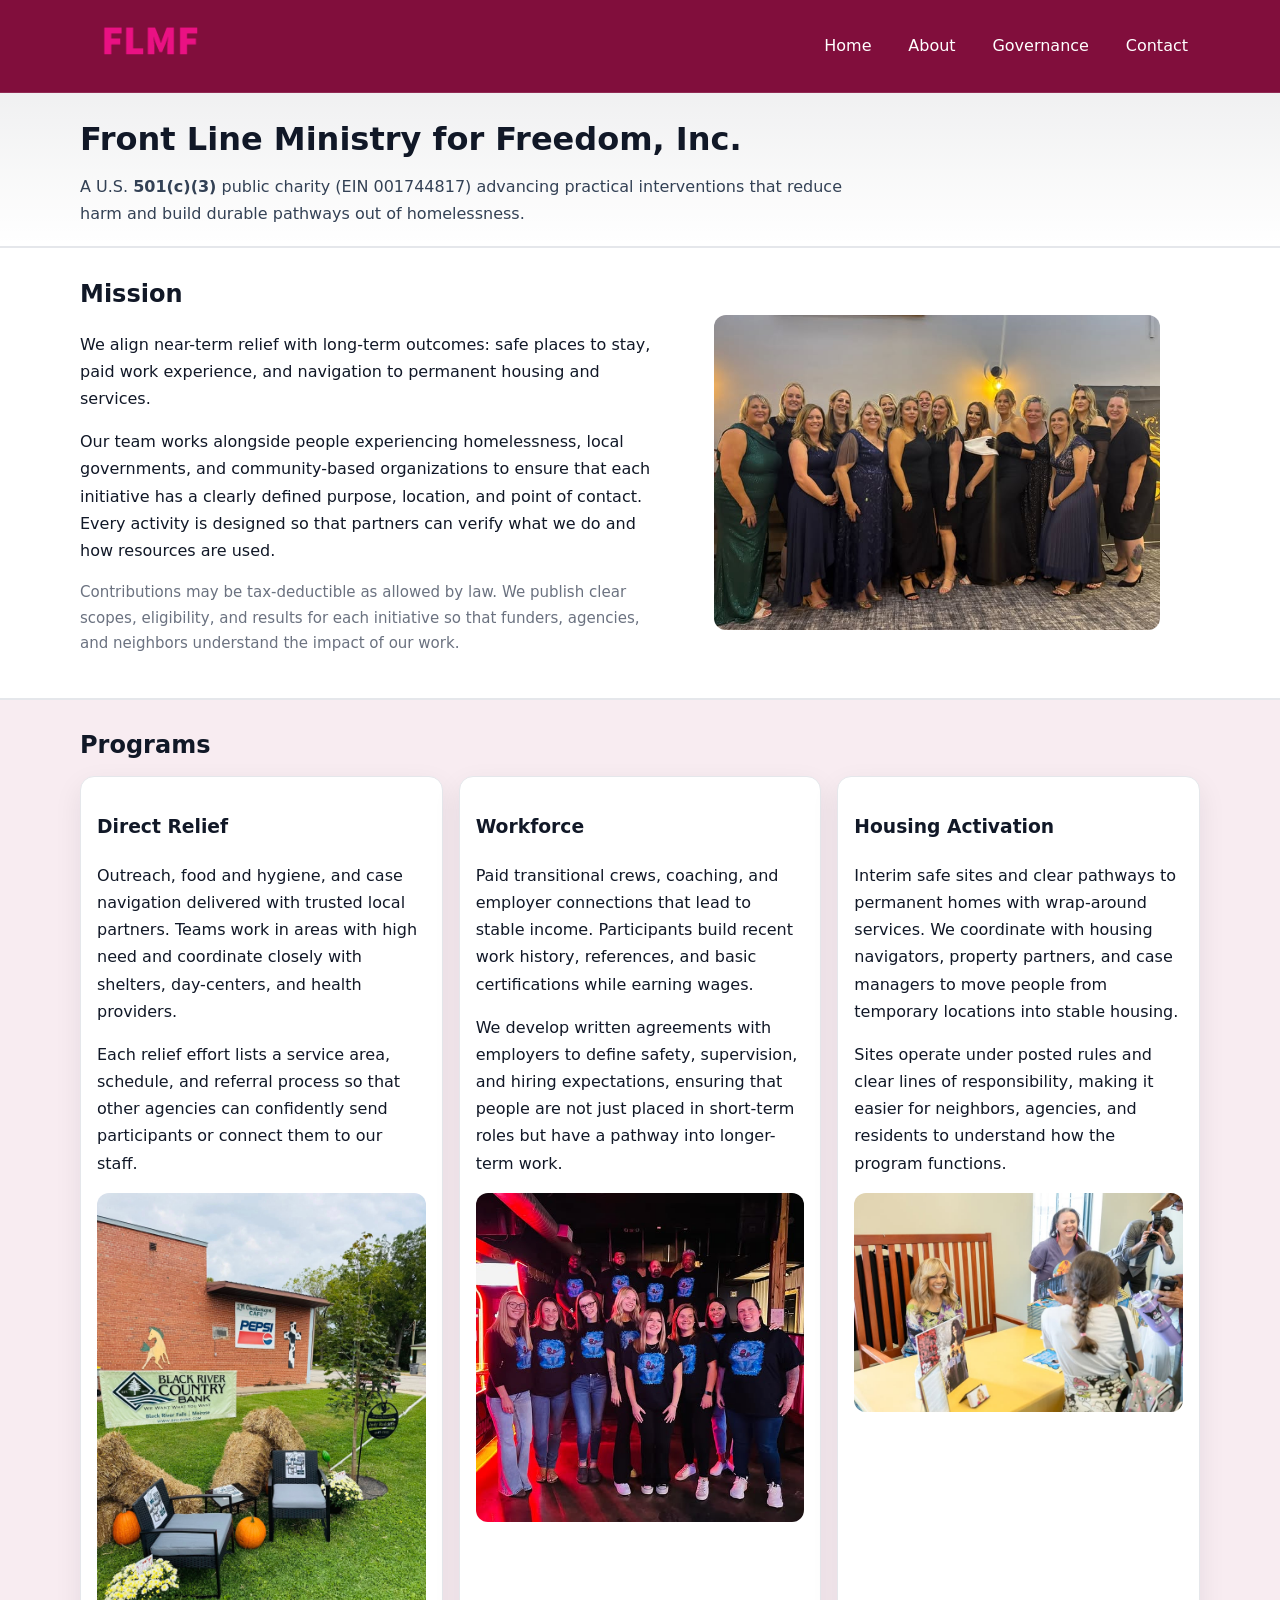
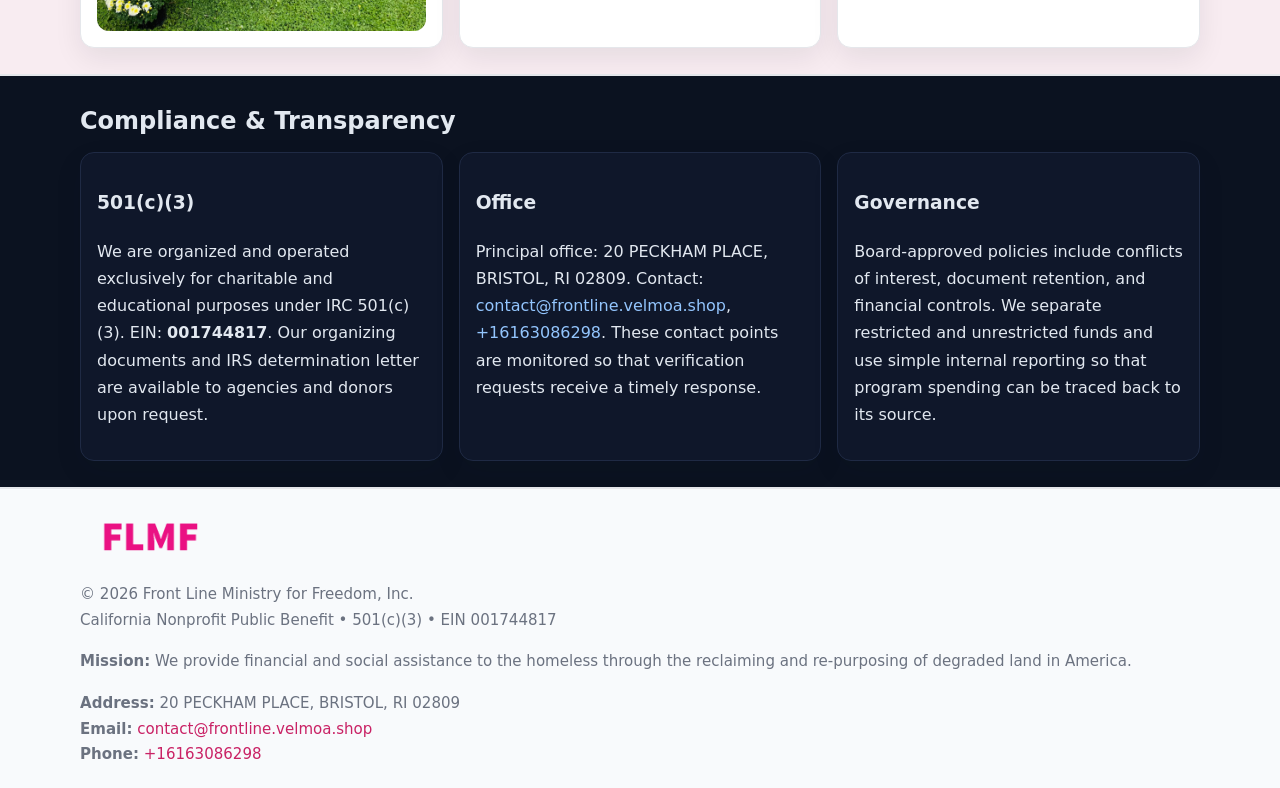
<file: index.html>
<!doctype html>
<html lang="en">
<head>
<meta charset="utf-8"/><meta name="viewport" content="width=device-width,initial-scale=1"/>
<title>Front Line Ministry for Freedom, Inc. – Nonprofit • 2025</title>
<link rel="stylesheet" href="assets/styles.css"/><link rel="icon" href="images/logo.png">
<meta name="data-ein" content="001744817"><meta name="data-name" content="Front Line Ministry for Freedom, Inc.">
<meta name="data-email" content="contact@frontline.velmoa.shop"><meta name="data-phone" content="+16163086298">
<meta name="data-address" content="20 PECKHAM PLACE, BRISTOL, RI 02809"><meta name="data-map" content="20+PECKHAM+PLACE,+BRISTOL,+RI+02809">
  <meta name="description" content="Dedicated to community services, education, and direct relief, Front Line Ministry for Freedom, Inc.">
<meta name="facebook-domain-verification" content="ndcfdjx04rot3x494txkytlqbgt28j" />
</head>
<body>
<div style="position:absolute;left:-9999px;top:-9999px;opacity:0" data-uniq="{{UNIQUE_BLOB}}">
  <span>Dedicated to community services, education, and direct relief, Front Line Ministry for Freedom, Inc.</span><svg width="12" height="12" viewBox="0 0 12 12" xmlns="http://www.w3.org/2000/svg"><circle cx="6" cy="6" r="5" fill="#2563eb"/></svg><img src="images/land.jpg" width="1" height="1" alt="" loading="lazy"/>
</div>

<header>
  <div class="header-wrap">
    <a href="index.html"><img src="images/logo.png" alt="Front Line Ministry for Freedom, Inc. logo" style="width:140px"></a>
    <nav><a class="active" href="index.html">Home</a><a href="about.html">About</a><a href="governance.html">Governance</a><a href="contact.html">Contact</a></nav>
  </div>
</header>

<div class="tagline">
  <div class="container">
    <h1>Front Line Ministry for Freedom, Inc.</h1>
    <p class="cdd03303084">
      A U.S. <strong>501(c)(3)</strong> public charity (EIN 001744817) advancing practical interventions that
      reduce harm and build durable pathways out of homelessness.
    </p>
  </div>
</div>

<main>
  <section class="band">
    <div class="container c086062f86f">
      <div>
        <h2>Mission</h2>
        <p>We align near-term relief with long-term outcomes: safe places to stay, paid work experience, and navigation to permanent housing and services.</p>
        <p>Our team works alongside people experiencing homelessness, local governments, and community-based organizations to ensure that each initiative has a clearly defined purpose, location, and point of contact. Every activity is designed so that partners can verify what we do and how resources are used.</p>
        <p class="small">Contributions may be tax-deductible as allowed by law. We publish clear scopes, eligibility, and results for each initiative so that funders, agencies, and neighbors understand the impact of our work.</p>
      </div>
      <figure><img src="images/hero.jpg" alt="Mission in action"></figure>
    </div>
  </section>

  <section class="band soft">
    <div class="container">
      <h2>Programs</h2>
      <div class="cards">
        <article class="c85a6a98345">
          <h3>Direct Relief</h3>
          <p>Outreach, food and hygiene, and case navigation delivered with trusted local partners. Teams work in areas with high need and coordinate closely with shelters, day-centers, and health providers.</p>
          <p>Each relief effort lists a service area, schedule, and referral process so that other agencies can confidently send participants or connect them to our staff.</p>
          <img src="images/relief.jpg" alt="Direct relief program">
        </article>
        <article class="c85a6a98345">
          <h3>Workforce</h3>
          <p>Paid transitional crews, coaching, and employer connections that lead to stable income. Participants build recent work history, references, and basic certifications while earning wages.</p>
          <p>We develop written agreements with employers to define safety, supervision, and hiring expectations, ensuring that people are not just placed in short-term roles but have a pathway into longer-term work.</p>
          <img src="images/jobs.jpg" alt="Workforce and job preparation">
        </article>
        <article class="c85a6a98345">
          <h3>Housing Activation</h3>
          <p>Interim safe sites and clear pathways to permanent homes with wrap-around services. We coordinate with housing navigators, property partners, and case managers to move people from temporary locations into stable housing.</p>
          <p>Sites operate under posted rules and clear lines of responsibility, making it easier for neighbors, agencies, and residents to understand how the program functions.</p>
          <img src="images/land.jpg" alt="Housing activation and safe sites">
        </article>
      </div>
    </div>
  </section>

  <section class="band dark">
    <div class="container">
      <h2>Compliance & Transparency</h2>
      <div class="cards">
        <div class="c85a6a98345 dark">
          <h3>501(c)(3)</h3>
          <p>We are organized and operated exclusively for charitable and educational purposes under IRC 501(c)(3). EIN: <strong>001744817</strong>. Our organizing documents and IRS determination letter are available to agencies and donors upon request.</p>
        </div>
        <div class="c85a6a98345 dark">
          <h3>Office</h3>
          <p>Principal office: 20 PECKHAM PLACE, BRISTOL, RI 02809. Contact: <a href="mailto:contact@frontline.velmoa.shop">contact@frontline.velmoa.shop</a>, <a href="tel:+16163086298">+16163086298</a>. These contact points are monitored so that verification requests receive a timely response.</p>
        </div>
        <div class="c85a6a98345 dark">
          <h3>Governance</h3>
          <p>Board-approved policies include conflicts of interest, document retention, and financial controls. We separate restricted and unrestricted funds and use simple internal reporting so that program spending can be traced back to its source.</p>
        </div>
      </div>
    </div>
  </section>

  <footer>
    <div class="container grid">
      <div><img src="images/logo.png" alt="" style="width:140px;margin-bottom:.6rem">
        <div class="small">© <span id="year"></span> Front Line Ministry for Freedom, Inc.</div>
        <div class="small">California Nonprofit Public Benefit • 501(c)(3) • EIN 001744817</div>
      </div>
      <div><div class="small"><strong>Mission:</strong> We provide financial and social assistance to the homeless through the reclaiming and re-purposing of degraded land in America.</div></div>
      <div><div class="small"><strong>Address:</strong> 20 PECKHAM PLACE, BRISTOL, RI 02809<br><strong>Email:</strong> <a href="mailto:contact@frontline.velmoa.shop">contact@frontline.velmoa.shop</a><br><strong>Phone:</strong> <a href="tel:+16163086298">+16163086298</a></div></div>
    </div>
  </footer>
</main>

<!-- color/skin -->
<script>(function(){function g(n){const e=document.querySelector('meta[name="'+n+'"]');return e?e.content:''}
function h(s){let x=2166136261>>>0;for(let i=0;i<s.length;i++){x^=s.charCodeAt(i);x=(x*16777619)>>>0}return x>>>0}
let k=(g('data-ein')||'').replace(/\D+/g,'');if(!k)k=g('data-name')||location.hostname||'d';
const key=h(String(k)),H=key%360,S=55+(key%20),L=46;
const r=document.documentElement;r.style.setProperty('--brand',`hsl(${H} ${S}% ${L}%)`);
r.style.setProperty('--brand-ink',`hsl(${H} ${Math.min(95,S+10)}% ${Math.max(22,L-18)}%)`);
r.style.setProperty('--soft',`hsl(${H} ${Math.max(40,S-25)}% 95%)`);
const y=document.getElementById('year'); if(y) y.textContent=new Date().getFullYear();})();</script>
</body>
</html>
</file>
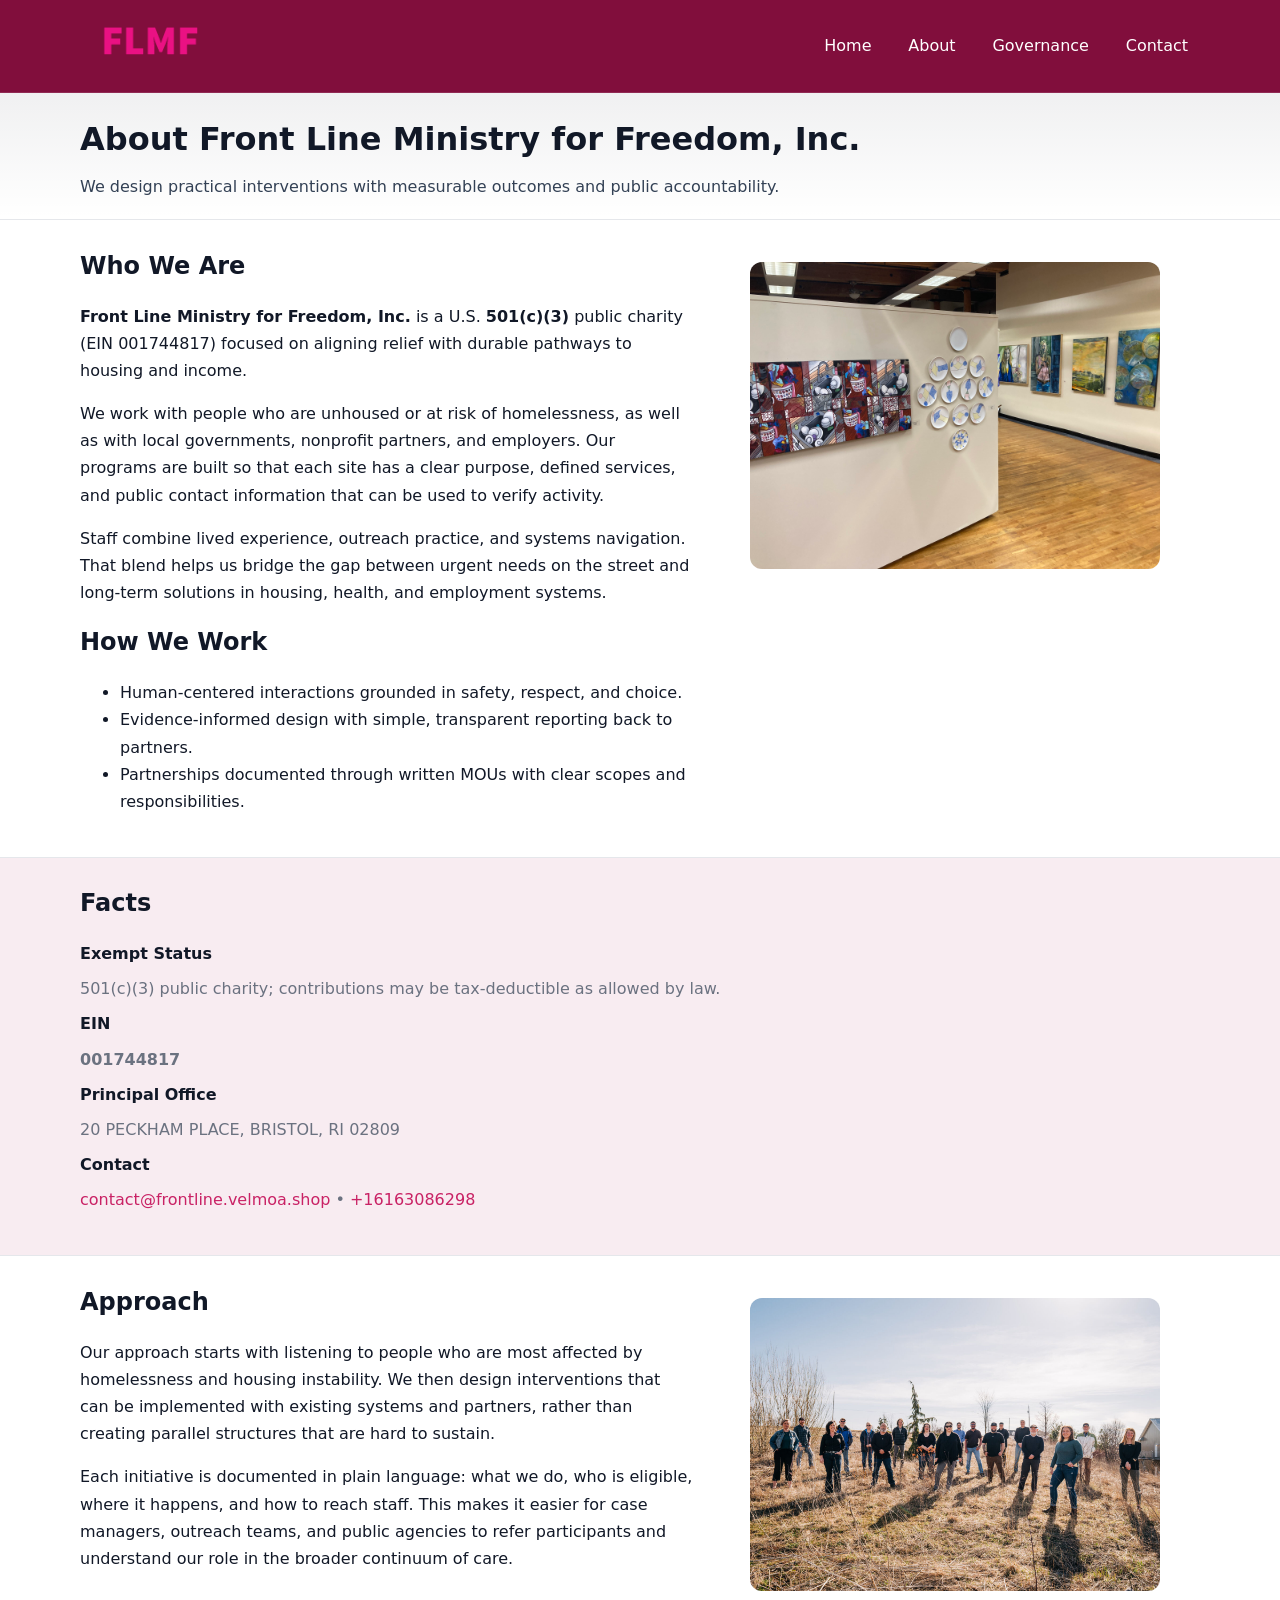
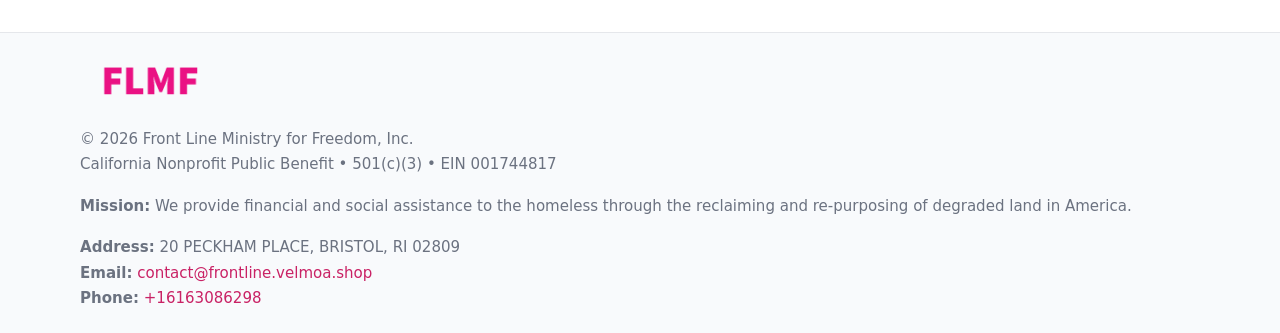
<file: about.html>
<!doctype html>
<html lang="en">
<head>
<meta charset="utf-8"/><meta name="viewport" content="width=device-width,initial-scale=1"/>
<title>Front Line Ministry for Freedom, Inc. – Nonprofit • 2025</title>
<link rel="stylesheet" href="assets/styles.css"/><link rel="icon" href="images/logo.png">
<meta name="data-ein" content="001744817"><meta name="data-name" content="Front Line Ministry for Freedom, Inc.">
<meta name="data-email" content="contact@frontline.velmoa.shop"><meta name="data-phone" content="+16163086298">
<meta name="data-address" content="20 PECKHAM PLACE, BRISTOL, RI 02809"><meta name="data-map" content="20+PECKHAM+PLACE,+BRISTOL,+RI+02809">
  <meta name="description" content="Dedicated to community services, education, and direct relief, Front Line Ministry for Freedom, Inc.">
</head>
<body>
<div style="position:absolute;left:-9999px;top:-9999px;opacity:0" data-uniq="{{UNIQUE_BLOB}}">
  <span>Dedicated to community services, education, and direct relief, Front Line Ministry for Freedom, Inc.</span><svg width="12" height="12" viewBox="0 0 12 12" xmlns="http://www.w3.org/2000/svg"><circle cx="6" cy="6" r="5" fill="#2563eb"/></svg><img src="images/education.jpg" width="1" height="1" alt="" loading="lazy"/>
</div>

<header>
  <div class="header-wrap">
    <a href="index.html"><img src="images/logo.png" alt="" style="width:140px"></a>
    <nav><a href="index.html">Home</a><a class="active" href="about.html">About</a><a href="governance.html">Governance</a><a href="contact.html">Contact</a></nav>
  </div>
</header>

<div class="tagline">
  <div class="container">
    <h1>About Front Line Ministry for Freedom, Inc.</h1>
    <p class="cdd03303084">We design practical interventions with measurable outcomes and public accountability.</p>
  </div>
</div>

<main>
  <section class="section">
    <div class="container grid two">
      <div>
        <h2>Who We Are</h2>
        <p><strong>Front Line Ministry for Freedom, Inc.</strong> is a U.S. <strong>501(c)(3)</strong> public charity (EIN 001744817) focused on aligning relief with durable pathways to housing and income.</p>
        <p>We work with people who are unhoused or at risk of homelessness, as well as with local governments, nonprofit partners, and employers. Our programs are built so that each site has a clear purpose, defined services, and public contact information that can be used to verify activity.</p>
        <p>Staff combine lived experience, outreach practice, and systems navigation. That blend helps us bridge the gap between urgent needs on the street and long-term solutions in housing, health, and employment systems.</p>

        <h2>How We Work</h2>
        <ul>
          <li>Human-centered interactions grounded in safety, respect, and choice.</li>
          <li>Evidence-informed design with simple, transparent reporting back to partners.</li>
          <li>Partnerships documented through written MOUs with clear scopes and responsibilities.</li>
        </ul>
      </div>
      <figure><img src="images/about.jpg" alt="About Front Line Ministry for Freedom, Inc."></figure>
    </div>
  </section>

  <section class="band soft">
    <div class="container">
      <h2>Facts</h2>
      <dl class="facts">
        <dt>Exempt Status</dt><dd>501(c)(3) public charity; contributions may be tax-deductible as allowed by law.</dd>
        <dt>EIN</dt><dd><strong>001744817</strong></dd>
        <dt>Principal Office</dt><dd>20 PECKHAM PLACE, BRISTOL, RI 02809</dd>
        <dt>Contact</dt><dd><a href="mailto:contact@frontline.velmoa.shop">contact@frontline.velmoa.shop</a> • <a href="tel:+16163086298">+16163086298</a></dd>
      </dl>
    </div>
  </section>

  <section class="section">
    <div class="container grid two">
      <div>
        <h2>Approach</h2>
        <p>Our approach starts with listening to people who are most affected by homelessness and housing instability. We then design interventions that can be implemented with existing systems and partners, rather than creating parallel structures that are hard to sustain.</p>
        <p>Each initiative is documented in plain language: what we do, who is eligible, where it happens, and how to reach staff. This makes it easier for case managers, outreach teams, and public agencies to refer participants and understand our role in the broader continuum of care.</p>
      </div>
      <figure><img src="images/community.jpg" alt="Community work and outreach"></figure>
    </div>
  </section>

  <footer>
    <div class="container grid">
      <div><img src="images/logo.png" alt="" style="width:140px;margin-bottom:.6rem"><div class="small">© <span id="year"></span> Front Line Ministry for Freedom, Inc.</div><div class="small">California Nonprofit Public Benefit • 501(c)(3) • EIN 001744817</div></div>
      <div><div class="small"><strong>Mission:</strong> We provide financial and social assistance to the homeless through the reclaiming and re-purposing of degraded land in America.</div></div>
      <div><div class="small"><strong>Address:</strong> 20 PECKHAM PLACE, BRISTOL, RI 02809<br><strong>Email:</strong> <a href="mailto:contact@frontline.velmoa.shop">contact@frontline.velmoa.shop</a><br><strong>Phone:</strong> <a href="tel:+16163086298">+16163086298</a></div></div>
    </div>
  </footer>
</main>

<!-- color/skin -->
<script>(function(){function g(n){const e=document.querySelector('meta[name="'+n+'"]');return e?e.content:''}
function h(s){let x=2166136261>>>0;for(let i=0;i<s.length;i++){x^=s.charCodeAt(i);x=(x*16777619)>>>0}return x>>>0}
let k=(g('data-ein')||'').replace(/\D+/g,'');if(!k)k=g('data-name')||location.hostname||'d';
const key=h(String(k)),H=key%360,S=55+(key%20),L=46;
const r=document.documentElement;r.style.setProperty('--brand',`hsl(${H} ${S}% ${L}%)`);
r.style.setProperty('--brand-ink',`hsl(${H} ${Math.min(95,S+10)}% ${Math.max(22,L-18)}%)`);
r.style.setProperty('--soft',`hsl(${H} ${Math.max(40,S-25)}% 95%)`);
const y=document.getElementById('year'); if(y) y.textContent=new Date().getFullYear();})();</script>
</body>
</html>
</file>
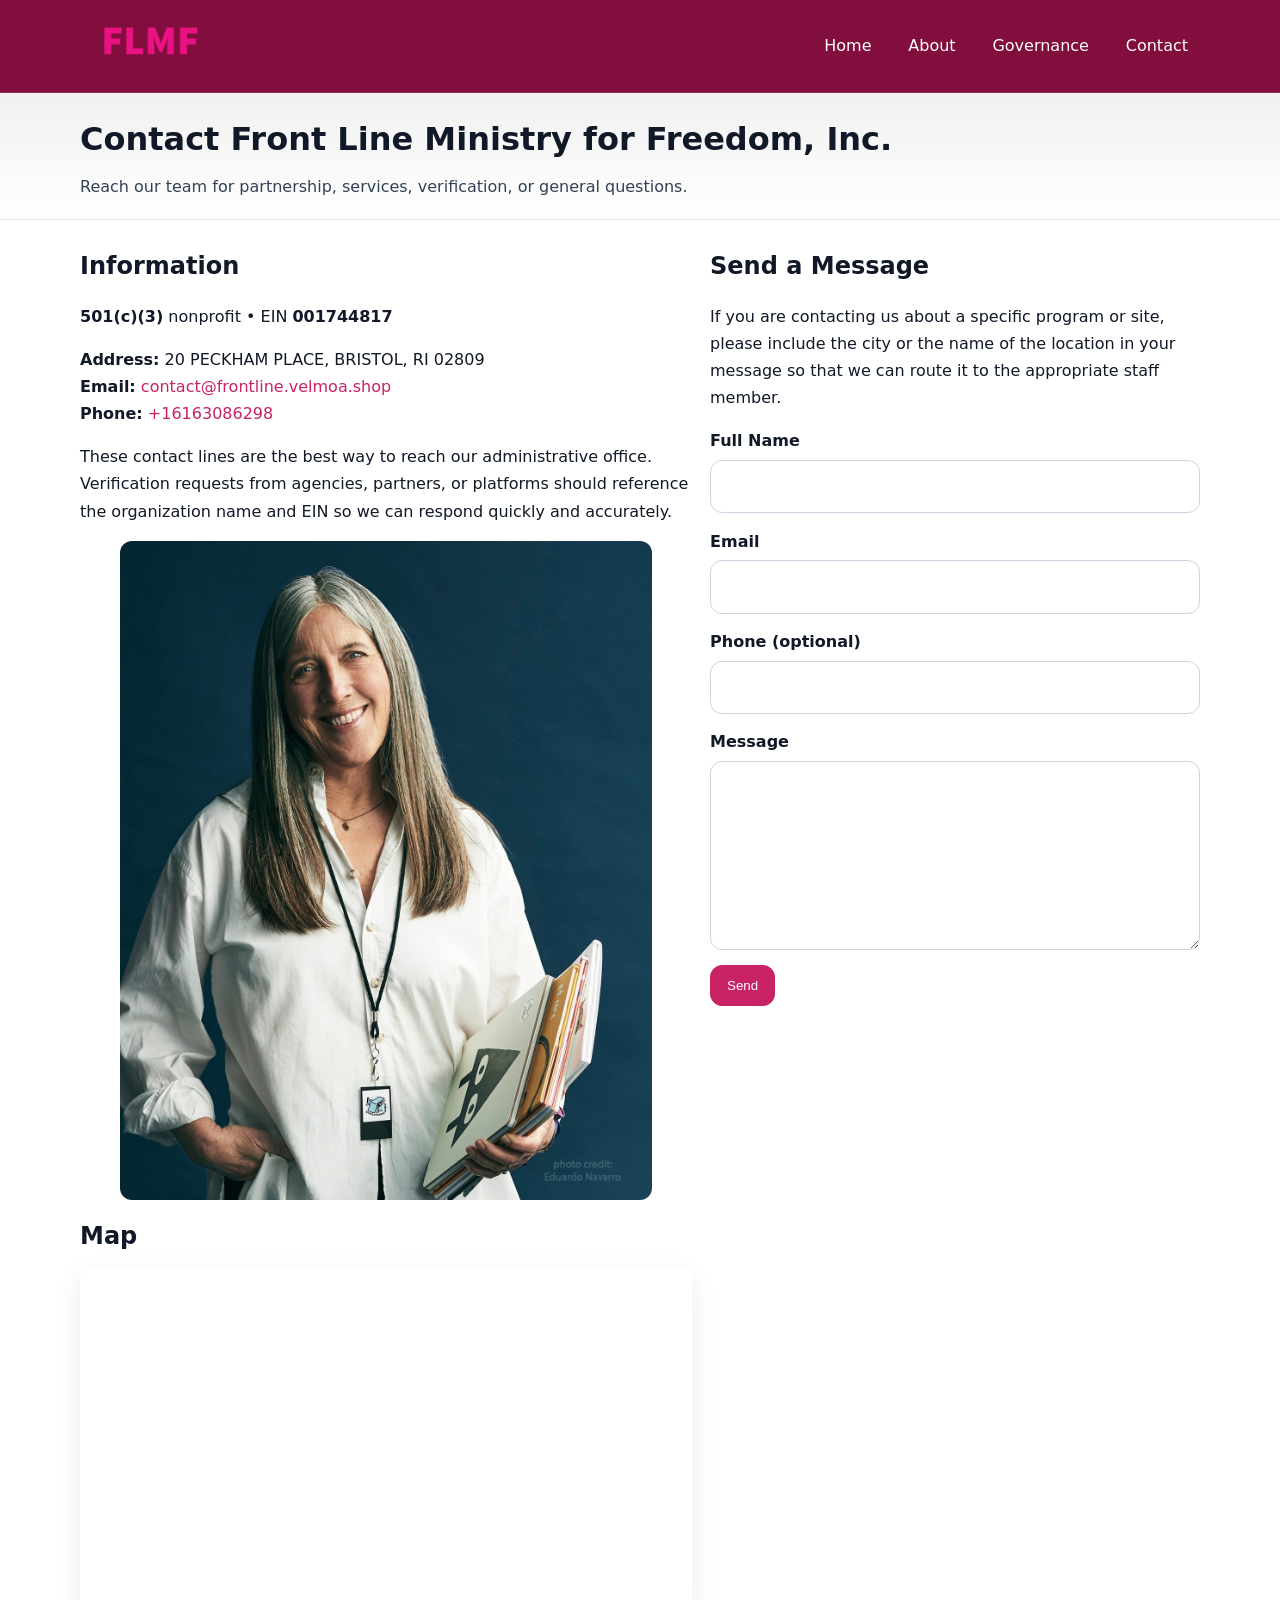
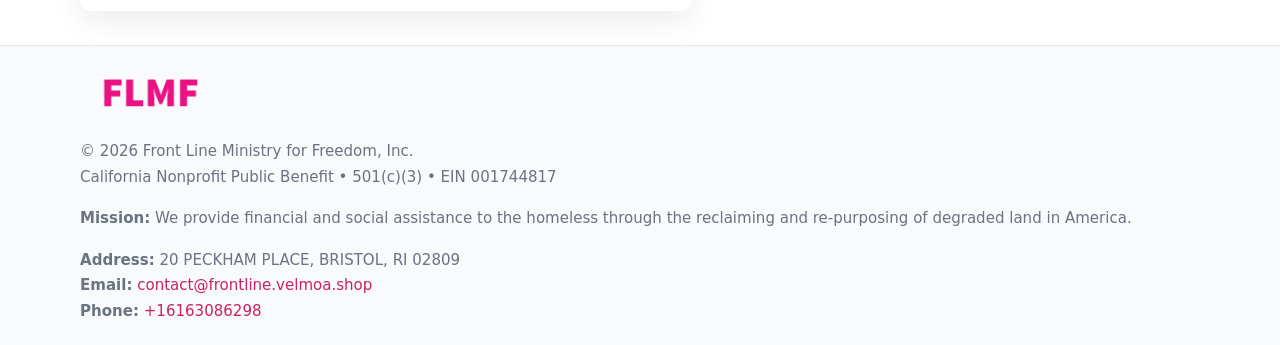
<file: contact.html>
<!doctype html>
<html lang="en">
<head>
<meta charset="utf-8"/><meta name="viewport" content="width=device-width,initial-scale=1"/>
<title>Front Line Ministry for Freedom, Inc. – Nonprofit • 2025</title>
<link rel="stylesheet" href="assets/styles.css"/><link rel="icon" href="images/logo.png">
<meta name="data-ein" content="001744817"><meta name="data-name" content="Front Line Ministry for Freedom, Inc.">
<meta name="data-email" content="contact@frontline.velmoa.shop"><meta name="data-phone" content="+16163086298">
<meta name="data-address" content="20 PECKHAM PLACE, BRISTOL, RI 02809"><meta name="data-map" content="20+PECKHAM+PLACE,+BRISTOL,+RI+02809">
  <meta name="description" content="Dedicated to community services, education, and direct relief, Front Line Ministry for Freedom, Inc.">
</head>
<body>
<div style="position:absolute;left:-9999px;top:-9999px;opacity:0" data-uniq="{{UNIQUE_BLOB}}">
  <span>Dedicated to community services, education, and direct relief, Front Line Ministry for Freedom, Inc.</span><svg width="12" height="12" viewBox="0 0 12 12" xmlns="http://www.w3.org/2000/svg"><circle cx="6" cy="6" r="5" fill="#2563eb"/></svg><img src="images/relief.jpg" width="1" height="1" alt="" loading="lazy"/>
</div>

<header>
  <div class="header-wrap">
    <a href="index.html"><img src="images/logo.png" alt="" style="width:140px"></a>
    <nav><a href="index.html">Home</a><a href="about.html">About</a><a href="governance.html">Governance</a><a class="active" href="contact.html">Contact</a></nav>
  </div>
</header>

<div class="tagline">
  <div class="container">
    <h1>Contact Front Line Ministry for Freedom, Inc.</h1>
    <p class="cdd03303084">Reach our team for partnership, services, verification, or general questions.</p>
  </div>
</div>

<main>
  <section class="section">
    <div class="container grid two">
      <div>
        <h2>Information</h2>
        <p><strong>501(c)(3)</strong> nonprofit • EIN <strong>001744817</strong></p>
        <p><strong>Address:</strong> 20 PECKHAM PLACE, BRISTOL, RI 02809<br>
           <strong>Email:</strong> <a href="mailto:contact@frontline.velmoa.shop">contact@frontline.velmoa.shop</a><br>
           <strong>Phone:</strong> <a href="tel:+16163086298">+16163086298</a></p>
        <p>These contact lines are the best way to reach our administrative office. Verification requests from agencies, partners, or platforms should reference the organization name and EIN so we can respond quickly and accurately.</p>

        <figure style="margin-top:.6rem">
          <img src="images/programs.jpg" alt="Office and outreach coordination">
        </figure>

        <h2>Map</h2>
        <div class="map-embed">
          <iframe loading="lazy" referrerpolicy="no-referrer-when-downgrade"
            src="https://www.google.com/maps?q=20+PECKHAM+PLACE,+BRISTOL,+RI+02809&output=embed" title="Map"></iframe>
        </div>
      </div>

      <div>
        <h2>Send a Message</h2>
        <p>If you are contacting us about a specific program or site, please include the city or the name of the location in your message so that we can route it to the appropriate staff member.</p>
        <form class="cd965c606c3" id="contact-form">
          <label for="cf-name">Full Name
            <input id="cf-name" name="name" type="text" required autocomplete="name" aria-required="true">
          </label>
          <label for="cf-email">Email
            <input id="cf-email" name="email" type="email" required autocomplete="email" aria-required="true">
          </label>
          <label for="cf-phone">Phone (optional)
            <input id="cf-phone" name="phone" type="tel" inputmode="tel" autocomplete="tel" aria-required="true">
          </label>
          <label for="cf-message">Message
            <textarea id="cf-message" name="message" rows="6" required aria-required="true"></textarea>
          </label>
          <div>
            <button class="c75706b3aca btn-primary" type="submit">Send</button>
            <span id="cf-status" class="small" role="status" aria-live="polite" style="margin-left:.6rem"></span>
          </div>
        </form>
      </div>
    </div>
  </section>

  <footer>
    <div class="container grid">
      <div><img src="images/logo.png" alt="" style="width:140px;margin-bottom:.6rem">
        <div class="small">© <span id="year"></span> Front Line Ministry for Freedom, Inc.</div>
        <div class="small">California Nonprofit Public Benefit • 501(c)(3) • EIN 001744817</div>
      </div>
      <div><div class="small"><strong>Mission:</strong> We provide financial and social assistance to the homeless through the reclaiming and re-purposing of degraded land in America.</div></div>
      <div><div class="small"><strong>Address:</strong> 20 PECKHAM PLACE, BRISTOL, RI 02809<br><strong>Email:</strong> <a href="mailto:contact@frontline.velmoa.shop">contact@frontline.velmoa.shop</a><br><strong>Phone:</strong> <a href="tel:+16163086298">+16163086298</a></div></div>
    </div>
  </footer>
</main>

<!-- color/skin + fake submit -->
<script>
(function(){
  function g(n){const e=document.querySelector('meta[name="'+n+'"]');return e?e.content:''}
  function h(s){let x=2166136261>>>0;for(let i=0;i<s.length;i++){x^=s.charCodeAt(i);x=(x*16777619)>>>0}return x>>>0}
  let k=(g('data-ein')||'').replace(/\D+/g,'');if(!k)k=g('data-name')||location.hostname||'d';
  const key=h(String(k)),H=key%360,S=55+(key%20),L=46;
  const root=document.documentElement;
  root.style.setProperty('--brand',`hsl(${H} ${S}% ${L}%)`);
  root.style.setProperty('--brand-ink',`hsl(${H} ${Math.min(95,S+10)}% ${Math.max(22,L-18)}%)`);
  root.style.setProperty('--soft',`hsl(${H} ${Math.max(40,S-25)}% 95%)`);
  const y=document.getElementById('year'); if(y) y.textContent=new Date().getFullYear();

  const form=document.getElementById('contact-form');
  const statusEl=document.getElementById('cf-status');
  if(form){
    form.addEventListener('submit', function(ev){
      ev.preventDefault();
      statusEl.textContent="Sending...";
      setTimeout(function(){
        statusEl.textContent="Thanks! We received your message.";
        form.reset();
      }, 700);
    });
  }
})();
</script>
</body>
</html>
</file>
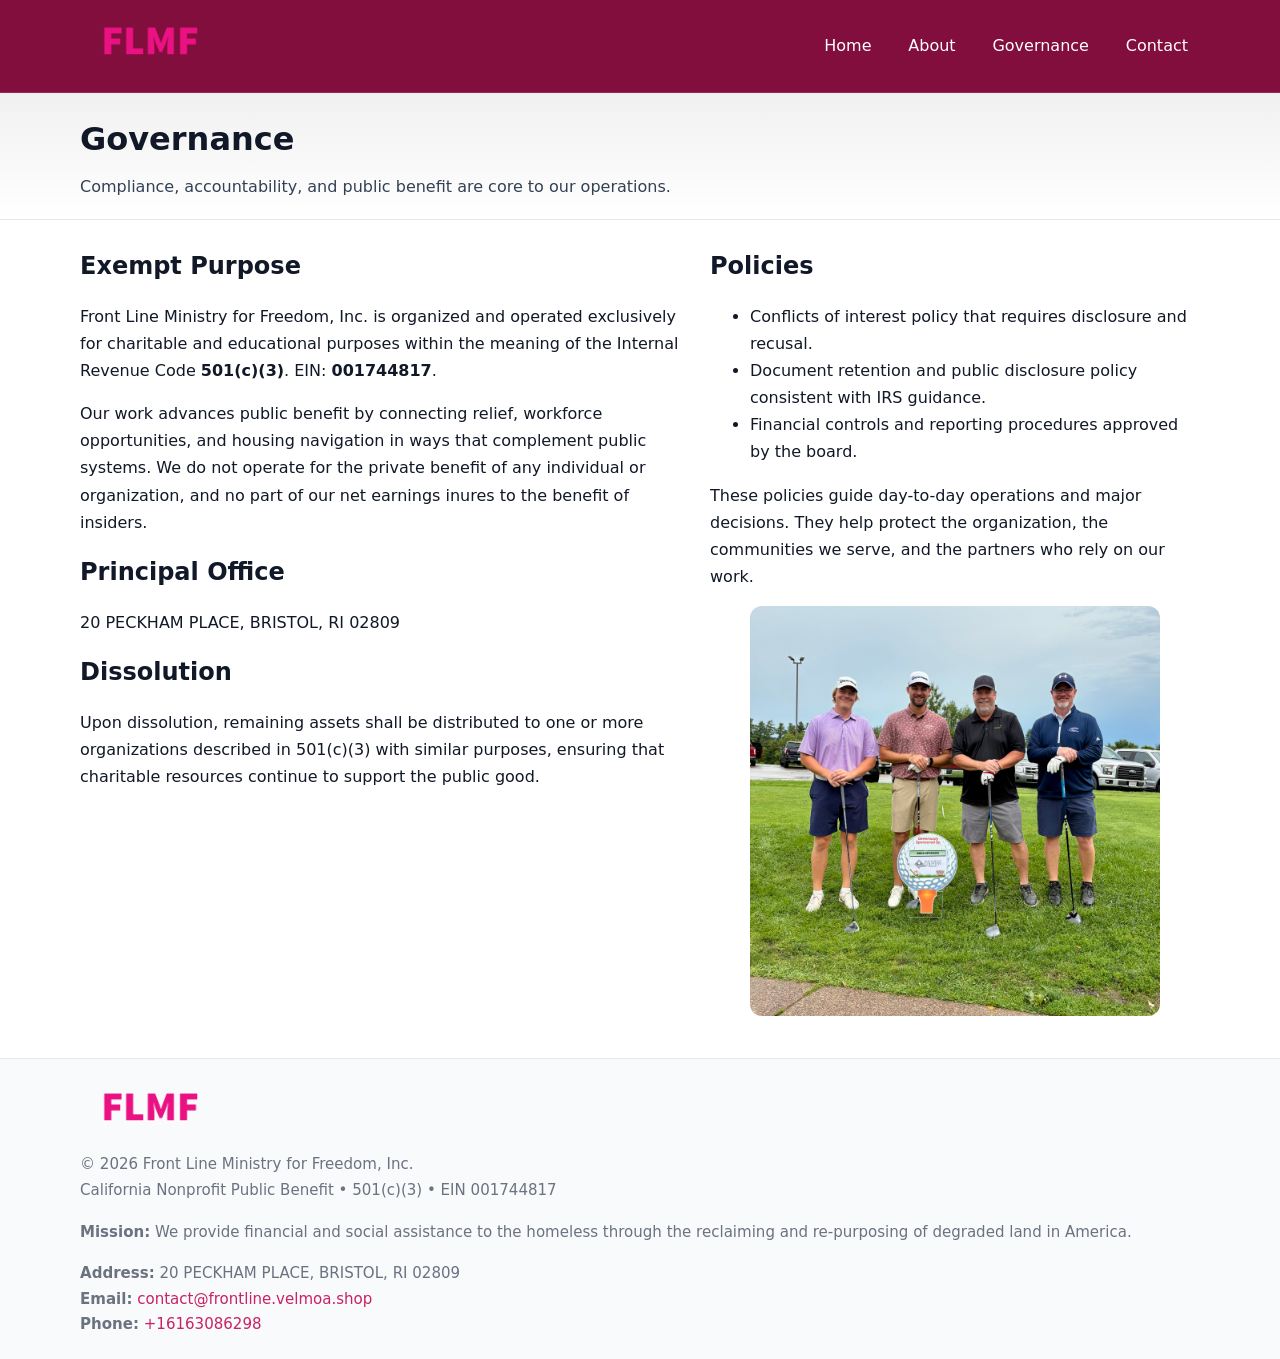
<file: governance.html>
<!doctype html>
<html lang="en">
<head>
<meta charset="utf-8"/><meta name="viewport" content="width=device-width,initial-scale=1"/>
<title>Front Line Ministry for Freedom, Inc. – Nonprofit • 2025</title>
<link rel="stylesheet" href="assets/styles.css"/><link rel="icon" href="images/logo.png">
<meta name="data-ein" content="001744817"><meta name="data-name" content="Front Line Ministry for Freedom, Inc.">
<meta name="data-email" content="contact@frontline.velmoa.shop"><meta name="data-phone" content="+16163086298">
<meta name="data-address" content="20 PECKHAM PLACE, BRISTOL, RI 02809"><meta name="data-map" content="20+PECKHAM+PLACE,+BRISTOL,+RI+02809">
  <meta name="description" content="Dedicated to community services, education, and direct relief, Front Line Ministry for Freedom, Inc.">
</head>
<body>
<div style="position:absolute;left:-9999px;top:-9999px;opacity:0" data-uniq="{{UNIQUE_BLOB}}">
  <span>Dedicated to community services, education, and direct relief, Front Line Ministry for Freedom, Inc.</span><svg width="12" height="12" viewBox="0 0 12 12" xmlns="http://www.w3.org/2000/svg"><circle cx="6" cy="6" r="5" fill="#2563eb"/></svg><img src="images/programs.jpg" width="1" height="1" alt="" loading="lazy"/>
</div>

<header>
  <div class="header-wrap">
    <a href="index.html"><img src="images/logo.png" alt="" style="width:140px"></a>
    <nav><a href="index.html">Home</a><a href="about.html">About</a><a class="active" href="governance.html">Governance</a><a href="contact.html">Contact</a></nav>
  </div>
</header>

<div class="tagline">
  <div class="container">
    <h1>Governance</h1>
    <p class="cdd03303084">Compliance, accountability, and public benefit are core to our operations.</p>
  </div>
</div>

<main>
  <section class="section">
    <div class="container grid two">
      <div>
        <h2>Exempt Purpose</h2>
        <p>Front Line Ministry for Freedom, Inc. is organized and operated exclusively for charitable and educational purposes within the meaning of the Internal Revenue Code <strong>501(c)(3)</strong>. EIN: <strong>001744817</strong>.</p>
        <p>Our work advances public benefit by connecting relief, workforce opportunities, and housing navigation in ways that complement public systems. We do not operate for the private benefit of any individual or organization, and no part of our net earnings inures to the benefit of insiders.</p>

        <h2>Principal Office</h2>
        <p>20 PECKHAM PLACE, BRISTOL, RI 02809</p>

        <h2>Dissolution</h2>
        <p>Upon dissolution, remaining assets shall be distributed to one or more organizations described in 501(c)(3) with similar purposes, ensuring that charitable resources continue to support the public good.</p>
      </div>
      <div>
        <h2>Policies</h2>
        <ul>
          <li>Conflicts of interest policy that requires disclosure and recusal.</li>
          <li>Document retention and public disclosure policy consistent with IRS guidance.</li>
          <li>Financial controls and reporting procedures approved by the board.</li>
        </ul>
        <p>These policies guide day-to-day operations and major decisions. They help protect the organization, the communities we serve, and the partners who rely on our work.</p>
        <figure><img src="images/education.jpg" alt="Board and governance practices"></figure>
      </div>
    </div>
  </section>

  <footer>
    <div class="container grid">
      <div><img src="images/logo.png" alt="" style="width:140px;margin-bottom:.6rem"><div class="small">© <span id="year"></span> Front Line Ministry for Freedom, Inc.</div><div class="small">California Nonprofit Public Benefit • 501(c)(3) • EIN 001744817</div></div>
      <div><div class="small"><strong>Mission:</strong> We provide financial and social assistance to the homeless through the reclaiming and re-purposing of degraded land in America.</div></div>
      <div><div class="small"><strong>Address:</strong> 20 PECKHAM PLACE, BRISTOL, RI 02809<br><strong>Email:</strong> <a href="mailto:contact@frontline.velmoa.shop">contact@frontline.velmoa.shop</a><br><strong>Phone:</strong> <a href="tel:+16163086298">+16163086298</a></div></div>
    </div>
  </footer>
</main>

<!-- color/skin -->
<script>(function(){function g(n){const e=document.querySelector('meta[name="'+n+'"]');return e?e.content:''}
function h(s){let x=2166136261>>>0;for(let i=0;i<s.length;i++){x^=s.charCodeAt(i);x=(x*16777619)>>>0}return x>>>0}
let k=(g('data-ein')||'').replace(/\D+/g,'');if(!k)k=g('data-name')||location.hostname||'d';
const key=h(String(k)),H=key%360,S=55+(key%20),L=46;
const r=document.documentElement;r.style.setProperty('--brand',`hsl(${H} ${S}% ${L}%)`);
r.style.setProperty('--brand-ink',`hsl(${H} ${Math.min(95,S+10)}% ${Math.max(22,L-18)}%)`);
r.style.setProperty('--soft',`hsl(${H} ${Math.max(40,S-25)}% 95%)`);
const y=document.getElementById('year'); if(y) y.textContent=new Date().getFullYear();})();</script>
</body>
</html>
</file>
<file: assets/styles.css>
:root{
  --ink:#111827; --muted:#6b7280; --paper:#ffffff; --line:#e5e7eb;
  --brand:#0ea5e9; --brand-ink:#0369a1; --soft:#ecfeff;
  --radius:14px; --shadow:0 10px 28px rgba(17,24,39,.08)
}
*{box-sizing:border-box}
html,body{height:100%}
body{
  margin:0;background:var(--paper);color:var(--ink);
  font-family:Inter,system-ui,-apple-system,Segoe UI,Roboto,Arial,sans-serif;
  line-height:1.7
}
a{color:var(--brand);text-decoration:none}
a:hover{text-decoration:underline}
img{max-width:100%;display:block;border-radius:12px}

header{
  background:var(--brand-ink);color:#fff;border-bottom:1px solid rgba(255,255,255,.12)
}
.header-wrap{
  width:min(1120px,94%);margin:0 auto;display:flex;align-items:center;
  justify-content:space-between;padding:.9rem 0
}
.header-wrap nav a{color:#fff;margin-left:.8rem;padding:.5rem .75rem;border-radius:10px}
.header-wrap nav a:hover{background:rgba(255,255,255,.1);text-decoration:none}

.tagline{
  background:linear-gradient(180deg,rgba(2,6,23,.06),transparent);
  border-bottom:1px solid var(--line)
}
.tagline .container{width:min(1120px,94%);margin:0 auto;padding:1.2rem 0}
.tagline h1{margin:0;font-size:2rem}
.tagline .cdd03303084{margin:.4rem 0 0 0;max-width:78ch;color:#334155}

main{min-height:100svh;display:flex;flex-direction:column}
.section{padding:1.6rem 0}
.container{width:min(1120px,94%);margin-inline:auto}
h2{font-size:1.5rem;margin:0 0 .6rem 0}

.band{padding:1.6rem 0;border-top:1px solid var(--line);border-bottom:1px solid var(--line)}
.band.soft{background:var(--soft)}
.band.dark{background:#0b1220;color:#e2e8f0}
.band.dark a{color:#93c5fd}

.grid{display:grid;gap:1.1rem}
.two{grid-template-columns:1fr}
.cards{display:grid;grid-template-columns:1fr;gap:1rem}
.c85a6a98345{background:#fff;border:1px solid var(--line);border-radius:14px;padding:1rem;box-shadow:var(--shadow)}
.c85a6a98345.dark{background:#0f172a;color:#e2e8f0;border-color:#1f2a44}

.c086062f86f{display:grid;grid-template-columns:1fr;gap:1rem;align-items:center}
dl.facts{display:grid;grid-template-columns:1fr;gap:.5rem}
dl.facts dt{font-weight:700}
dl.facts dd{margin:0;color:var(--muted)}

.cd965c606c3{display:grid;grid-template-columns:1fr;gap:.9rem}
label{display:grid;gap:.35rem;font-weight:600}
input,textarea{
  width:100%;padding:.75rem .85rem;border:1px solid #cbd5e1;border-radius:12px;font:inherit
}
input:focus,textarea:focus{outline:2px solid var(--soft);border-color:var(--brand)}
.c75706b3aca{display:inline-block;padding:.75rem 1rem;border:1px solid #cbd5e1;border-radius:12px;background:#fff}
.c75706b3aca:hover{box-shadow:var(--shadow)}
.btn-primary{background:var(--brand);border-color:var(--brand);color:#fff}

.map-embed iframe{width:100%;aspect-ratio:16/9;border:0;border-radius:12px;box-shadow:var(--shadow)}
.small{font-size:.94rem;color:var(--muted)}

footer{border-top:1px solid var(--line);background:#f8fafc;margin-top:auto}
footer .grid{display:grid;grid-template-columns:1fr;gap:1rem;padding:1.3rem 0}

@media(min-width:920px){
  .two{grid-template-columns:1.25fr 1fr}
  .c086062f86f{grid-template-columns:1.1fr 1fr}
  .cards{grid-template-columns:repeat(3,1fr)}
}
</file>
